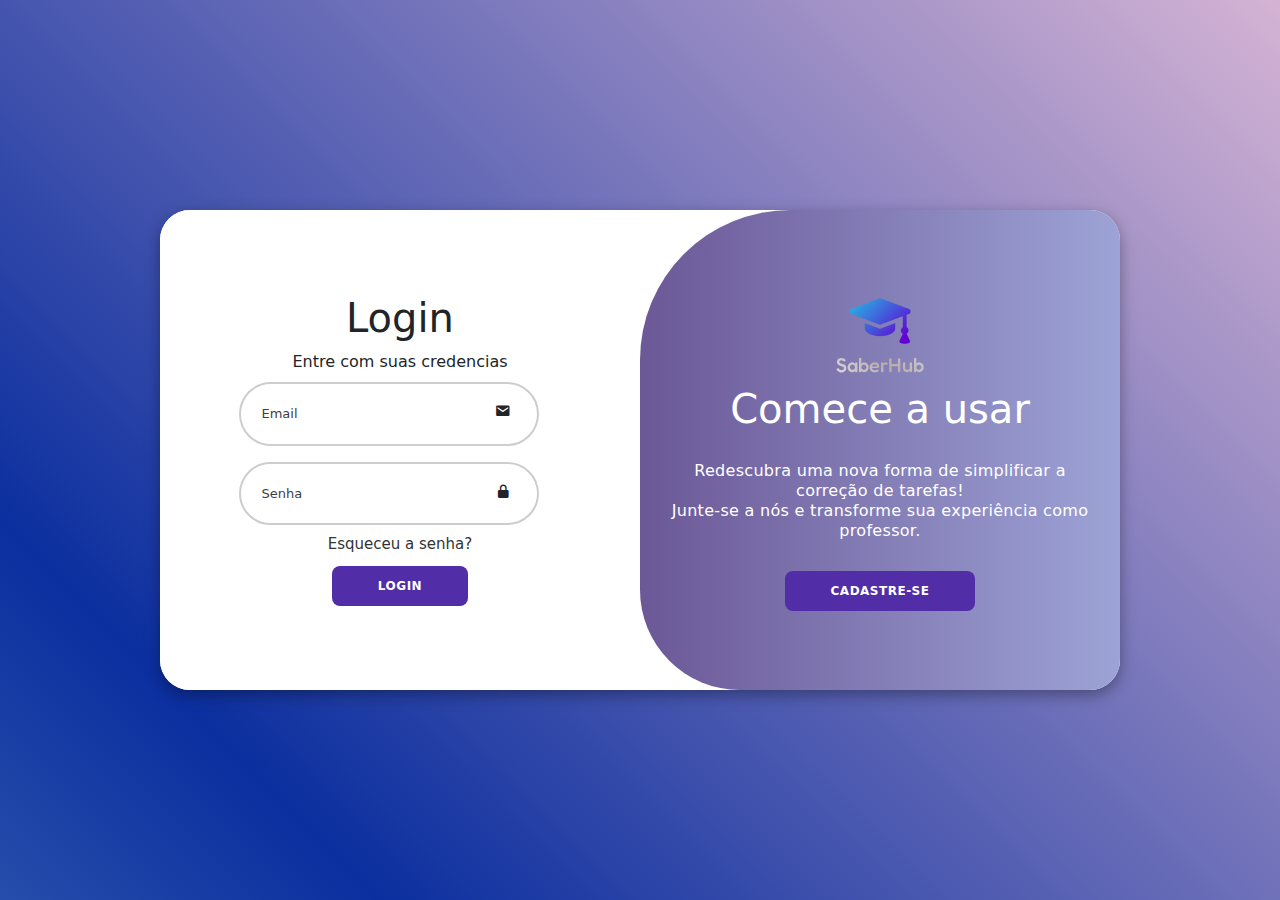
<file: frontend/index.html>
<!DOCTYPE html>
<html lang="pt">
<head>
    <meta charset="UTF-8">
    <meta name="viewport" content="width=device-width, initial-scale=1.0">
    <title>Começo</title>
    <link rel="stylesheet" href="style.css">
    <link rel="preconnect" href="https://fonts.googleapis.com">
    <link rel="preconnect" href="https://fonts.gstatic.com" crossorigin>
    <link href="https://fonts.googleapis.com/css2?family=Inter:ital,opsz,wght@0,14..32,100..900;1,14..32,100..900&display=swap" rel="stylesheet">
    <link href="https://fonts.googleapis.com/css2?family=Fredoka:wght@300..700&display=swap" rel="stylesheet">
    <link href="https://cdn.jsdelivr.net/npm/bootstrap@5.3.3/dist/css/bootstrap.min.css" rel="stylesheet" integrity="sha384-QWTKZyjpPEjISv5WaRU9OFeRpok6YctnYmDr5pNlyT2bRjXh0JMhjY6hW+ALEwIH" crossorigin="anonymous">
    <link href='https://unpkg.com/boxicons@2.1.4/css/boxicons.min.css' rel='stylesheet'>
</head>
<body>
    <div class="container" id="container">
        <div class="form-container sign-up">
            <form>
                <h1>Crie uma conta</h1>
                <span>É rápido e fácil.</span>
                <div class="input-box">
                <input type="text" placeholder="Nome">
                <i class='bx bxs-user' ></i>
                </div>
                <div class="input-box">
                <input type="email" placeholder="Email">
                <i class='bx bxs-envelope'></i>
                </div>
                <div class="input-box">
                <input type="password" placeholder="Senha">
                <i class='bx bxs-lock-alt'></i>
                </div>
                <button>Cadastre-se</button>
            </form>
        </div>
        <div class="form-container sign-in">
            <form>
                <h1>Login</h1>
                <span>Entre com suas credencias</span>
                <div class="input-box">
                    <input type="text" placeholder="Email" required>
                    <i class='bx bxs-envelope'></i>
                </div>
                <div class="input-box">
                    <input type="password" placeholder="Senha" required>
                    <i class='bx bxs-lock-alt'></i>
                </div>
                <div class="forgotPass">
                    <a href="">Esqueceu a senha?</a>
                </div>
                <button type="submit" class="btn">Login</button>
            </form>
        </div>
        <div class="toggle-container">
            <div class="toggle">
                <div class="toggle-panel toggle-left">
                    <img src="img/education-cap.png" alt="">
                    <h5 id="saberhub">SaberHub</h5>
                    <h1 id="neon">Bem vindo de volta!</h1>
                    <p id="boasvindas">Transforme sua rotina de ensino com o SaberHub, o aplicativo que facilita a gestão de tarefas para professores! </p>
                    <button id="login">Entrar</button>
                </div>
                <div class="toggle-panel toggle-right">
                    <img src="img/education-cap.png" alt="">
                    <h5 id="saberhub">SaberHub</h5>
                    <h1>Comece a usar</h1>
                    <p>Redescubra uma nova forma de simplificar a correção de tarefas! <br> Junte-se a nós e transforme sua experiência como professor.</p>
                    <button id="register">Cadastre-se</button>
                </div>
            </div>
        </div>
    </div>

    <script src="script.js"></script>
</body>
</html>
</file>
<file: frontend/style.css>
*{
    margin: 0;
    padding: 0;
    box-sizing: border-box;

}

body{
 height: 100vh;
 width: 100vw;
 background: linear-gradient(45deg, #A5DEE5, #0B2F9F, #FFCFDF,#6256CA );
 background-size: 300% 300% ;
animation: colors 15s ease infinite;
display: flex;
align-items: center;
justify-content: center;
flex-direction: column;
height: 100vh;


   
}
@keyframes colors {
    0% {
      background-position: 0% 50%;
    }
    50% {
      background-position: 100% 50%
    }
    100% {
      background-position: 0% 50%
    }
  
   }



   
div#container.container{
    max-width: 960px;
    height: 480px;
}
    .container{
        background-color: #fff;
        border-radius: 30px;
        box-shadow: 0 5px 15px rgba(0, 0, 0, 0.35);
        position: relative;
        overflow: hidden;
        width: 768px;
        max-width: 960px;
        min-height: 480px;
    }
    
    .container p{
        font-size: 16px;
        line-height: 20px;
        letter-spacing: 0.3px;
        margin: 20px 0;
    }
    
    .container span{
        font-size: 16px;
    }
    
    .container a{
        color: #333;
        font-size: 15px;
        text-decoration: none;
        margin: 15px 0 10px;
    }
    
    .container button{
        background-color: #512da8;
        color: #fff;
        font-size: 12px;
        padding: 10px 45px;
        border: 1px solid transparent;
        border-radius: 8px;
        font-weight: 600;
        letter-spacing: 0.5px;
        text-transform: uppercase;
        margin-top: 10px;
        cursor: pointer;
    }
    
    .container button.hidden{
        background-color: transparent;
        border-color: #fff;
    }
    
    .container form{
        background-color: #fff;
        display: flex;
        align-items: center;
        justify-content: center;
        flex-direction: column;
        padding: 0 40px;
        height: 100%;

    }
    
    .container input{
        background-color: #eee;
        border: none;
        margin: 8px 0;
        padding: 10px 15px;
        font-size: 13px;
        border-radius: 8px;
        width: 100%;
        outline: none;
    }
    
    .form-container{
        position: absolute;
        top: 0;
        height: 100%;
        transition: all 0.6s ease-in-out;
    }
    
    .sign-in{
        left: 0;
        width: 50%;
        z-index: 2;
    }
    
    .container.active .sign-in{
        transform: translateX(100%);
    }
    
    .sign-up{
        left: 0;
        width: 50%;
        opacity: 0;
        z-index: 1;
    }
    
    .container.active .sign-up{
        transform: translateX(100%);
        opacity: 1;
        z-index: 5;
        animation: move 0.6s;
    }
    @keyframes move{
        0%, 49.99%{
            opacity: 0;
            z-index: 1;
        }
        50%, 100%{
            opacity: 1;
            z-index: 5;
        }
    }
    .toggle-container{
        position: absolute;
        top: 0;
        left: 50%;
        width: 50%;
        height: 100%;
        overflow: hidden;
        transition: all 0.6s ease-in-out;
        border-radius: 150px 0 0 100px;
        z-index: 1000;
    }
    
    .container.active .toggle-container{
        transform: translateX(-100%);
        border-radius: 0 150px 100px 0;
    }
    
    .toggle{
        background-color: #876ec4;
        height: 100%;
        background: linear-gradient(to right, #390d57, #9da3d6);
        color: #fff;
        position: relative;
        left: -100%;
        height: 100%;
        width: 200%;
        transform: translateX(0);
        transition: all 0.6s ease-in-out;
    }
    
    .container.active .toggle{
        transform: translateX(50%);
    }
    
    .toggle-panel{
        position: absolute;
        width: 50%;
        height: 100%;
        display: flex;
        align-items: center;
        justify-content: center;
        flex-direction: column;
        padding: 0 30px;
        text-align: center;
        top: 0;
        transform: translateX(0);
        transition: all 0.6s ease-in-out;
    }
    
    .toggle-left{
        transform: translateX(-200%);
    }
    
    .container.active .toggle-left{
        transform: translateX(0);
    }
    
    .toggle-right{
        right: 0;
        transform: translateX(0);
    }
    
    .container.active .toggle-right{
        transform: translateX(200%);
    }
    .form-container .sign-in .input-box{
        width: 100%;
        height: 50px;
        margin: 30px 0;
        position: relative;


    }
    .input-box input{
    
        background: transparent;
        border: none;
        outline: none;
        border: 2px solid rgba(5, 3, 3, 0.2);
        border-radius: 40px;
        color: #4d4d4d;
        padding: 20px 45px 20px 20px;
        width: 300px;
      
      


    }
    .input-box input::placeholder{
        color: #3f3f3f;
    }
    .input-box i{
     right: 50px;
       position: relative;
    

    }

    .forgotPass  {
        font-size: 13px;
      }
      
      .forgotPass a:hover{
        text-decoration: underline;
      }
     #saberhub{
        font-family: "Fredoka", sans-serif;
        background: linear-gradient(45deg, #fafaff,  #b6abab, #f8f8f8,  #535357 );
        animation: colors 15s  infinite;
        -webkit-background-clip: text ;
        -webkit-text-fill-color: transparent;
        background-size: 300% 300% ;

     }
     #boasvindas{
        font-size: 20px;

     }
</file>
